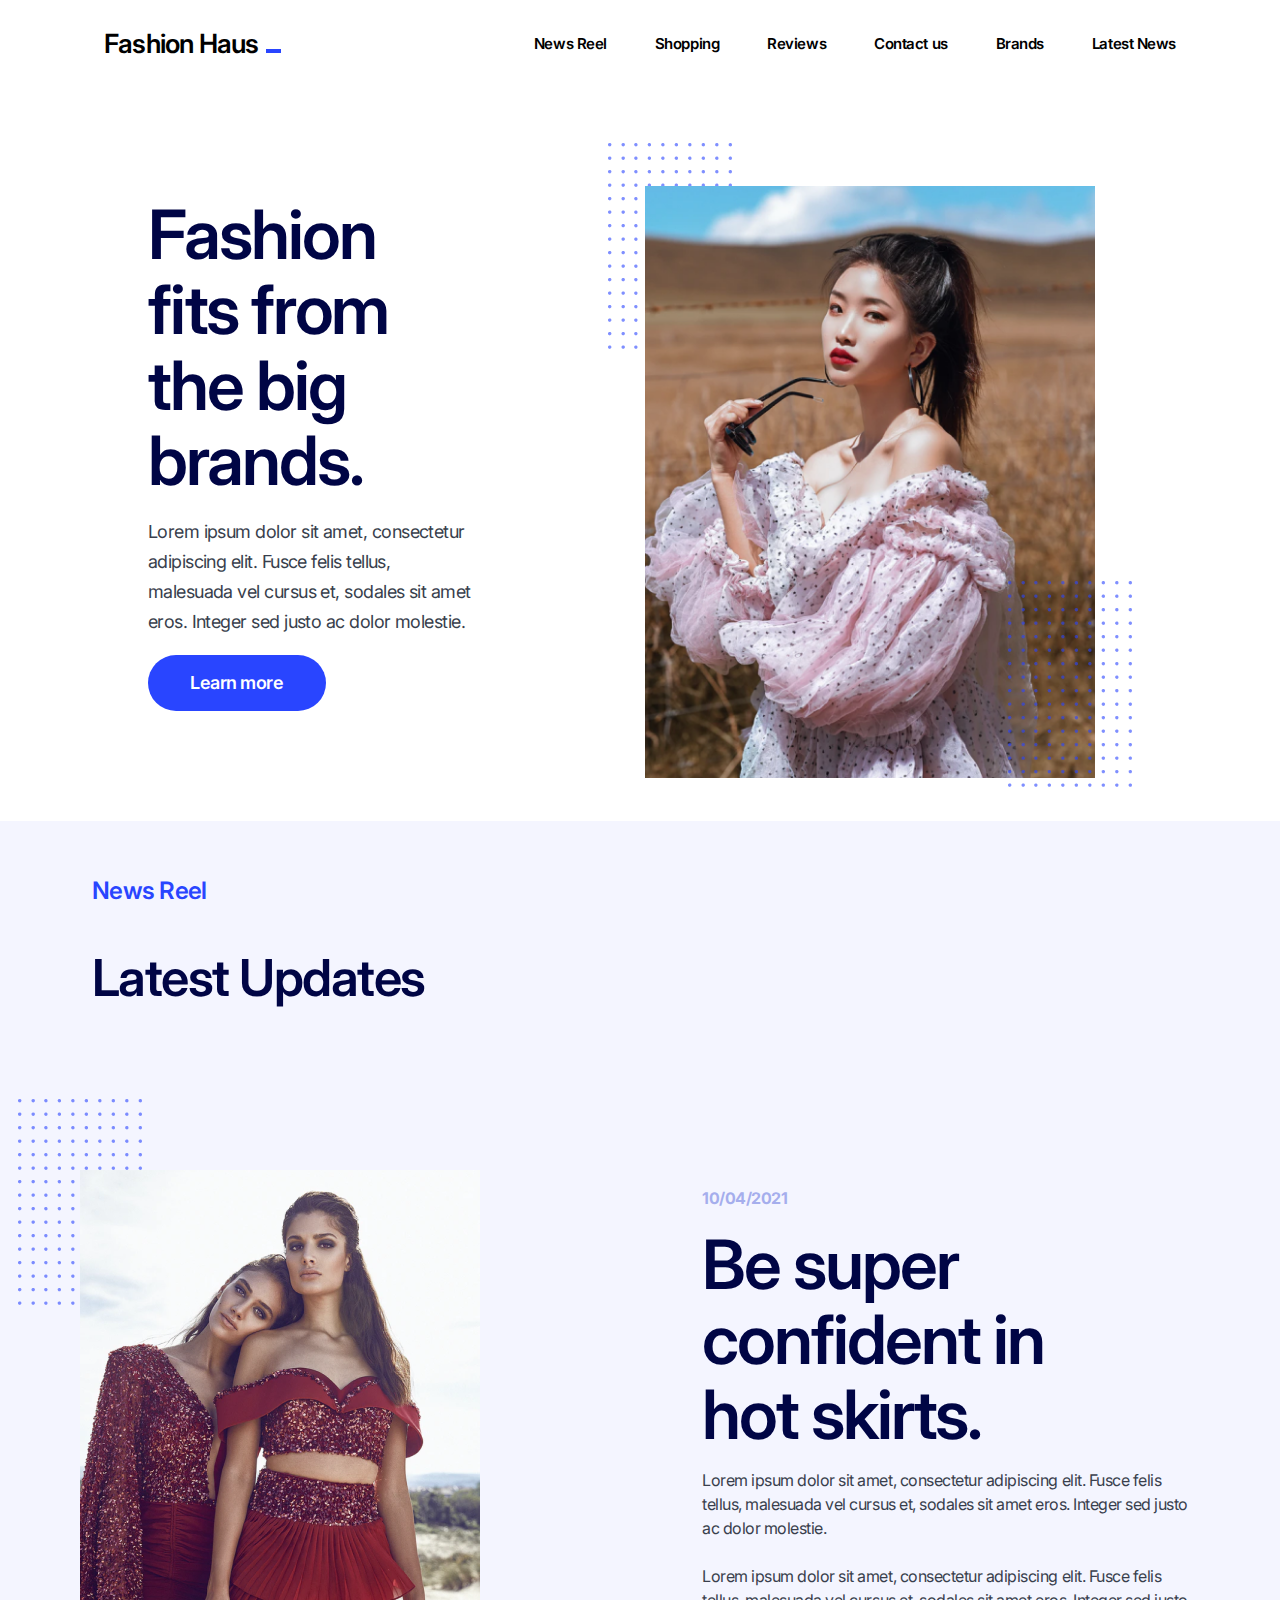
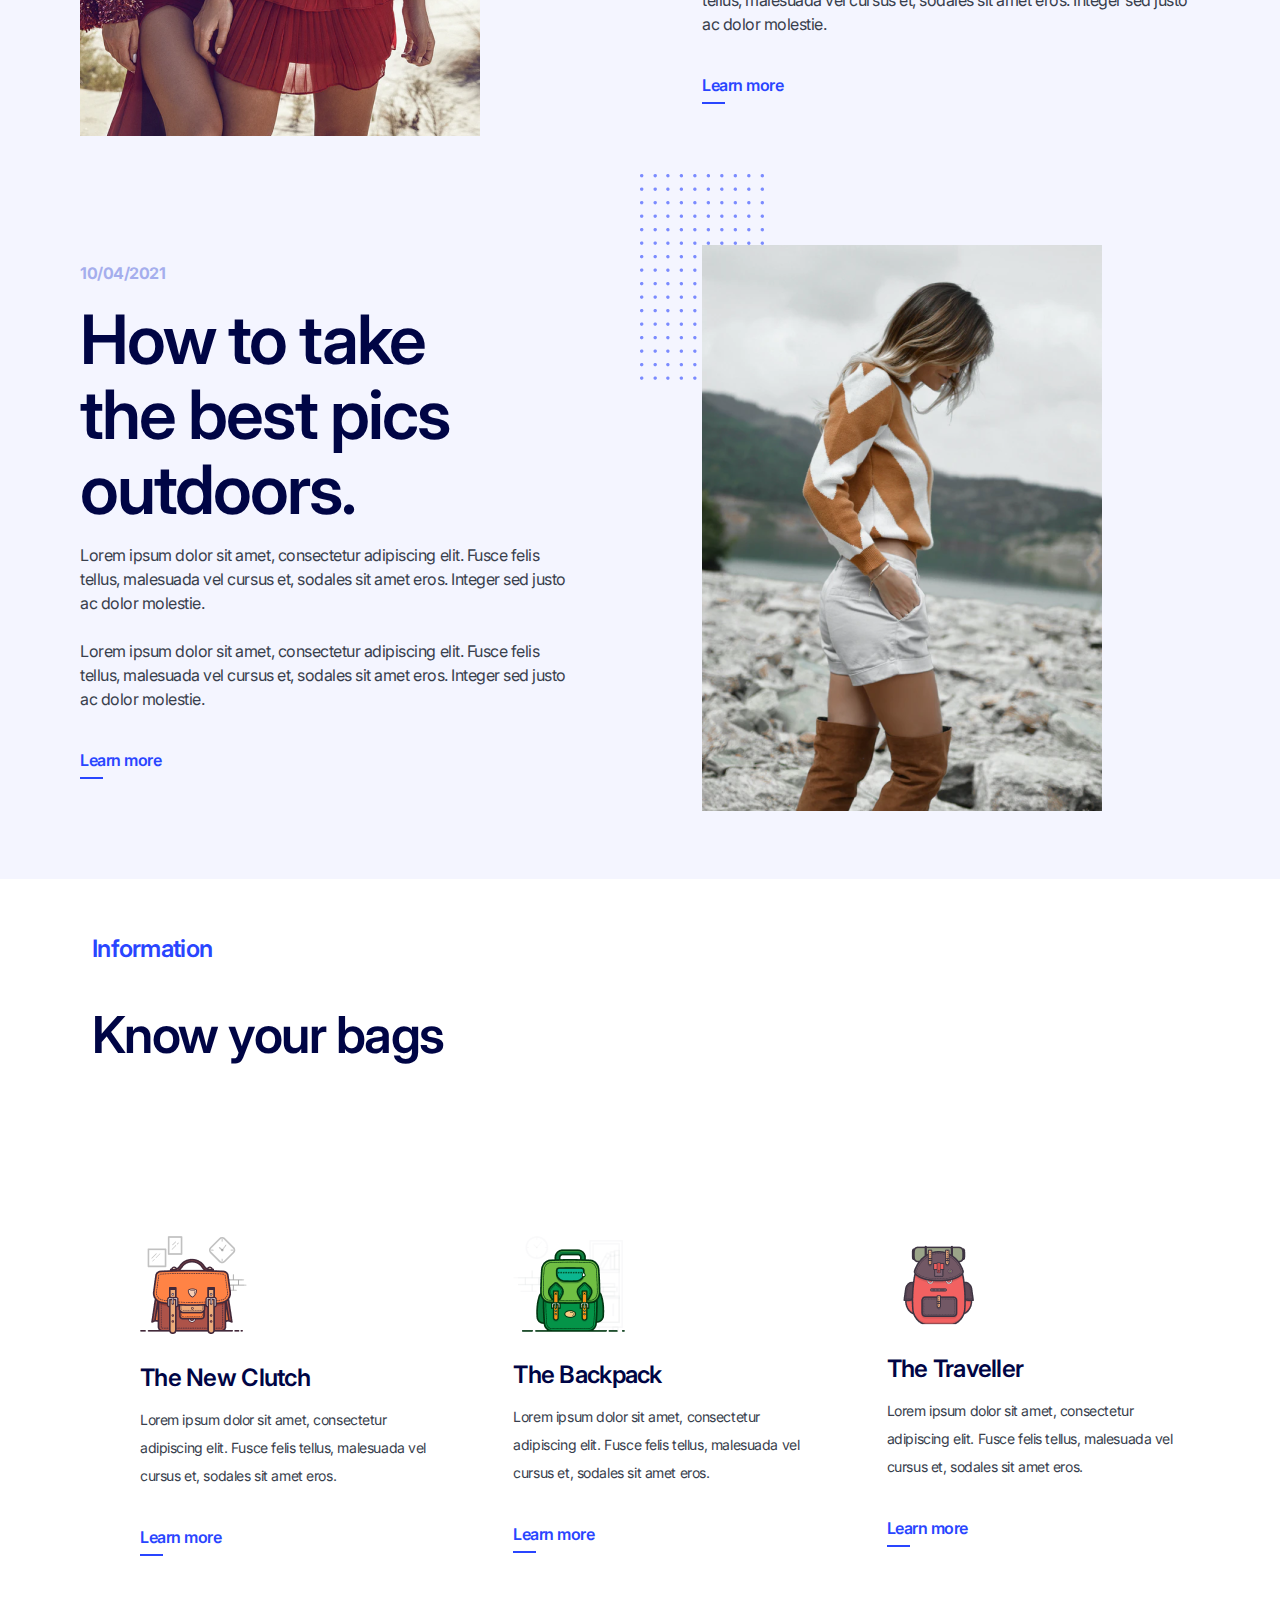
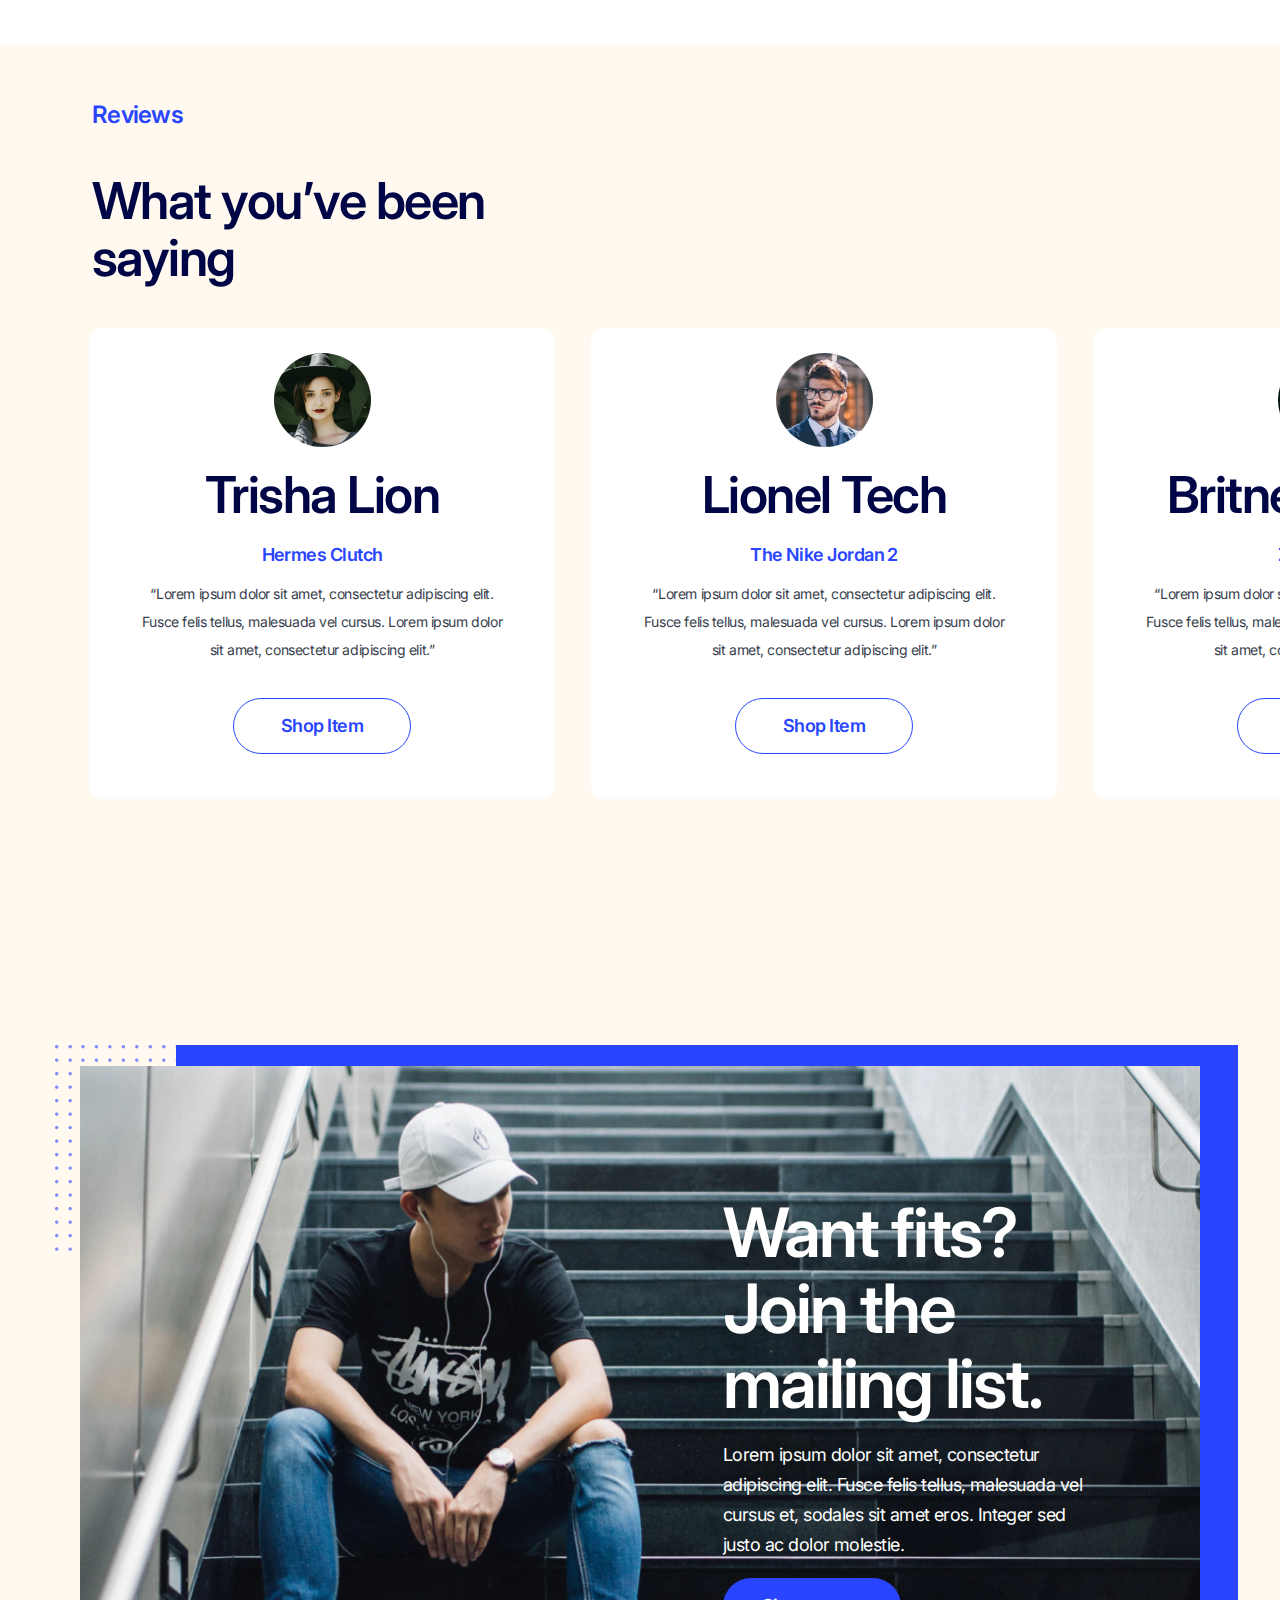
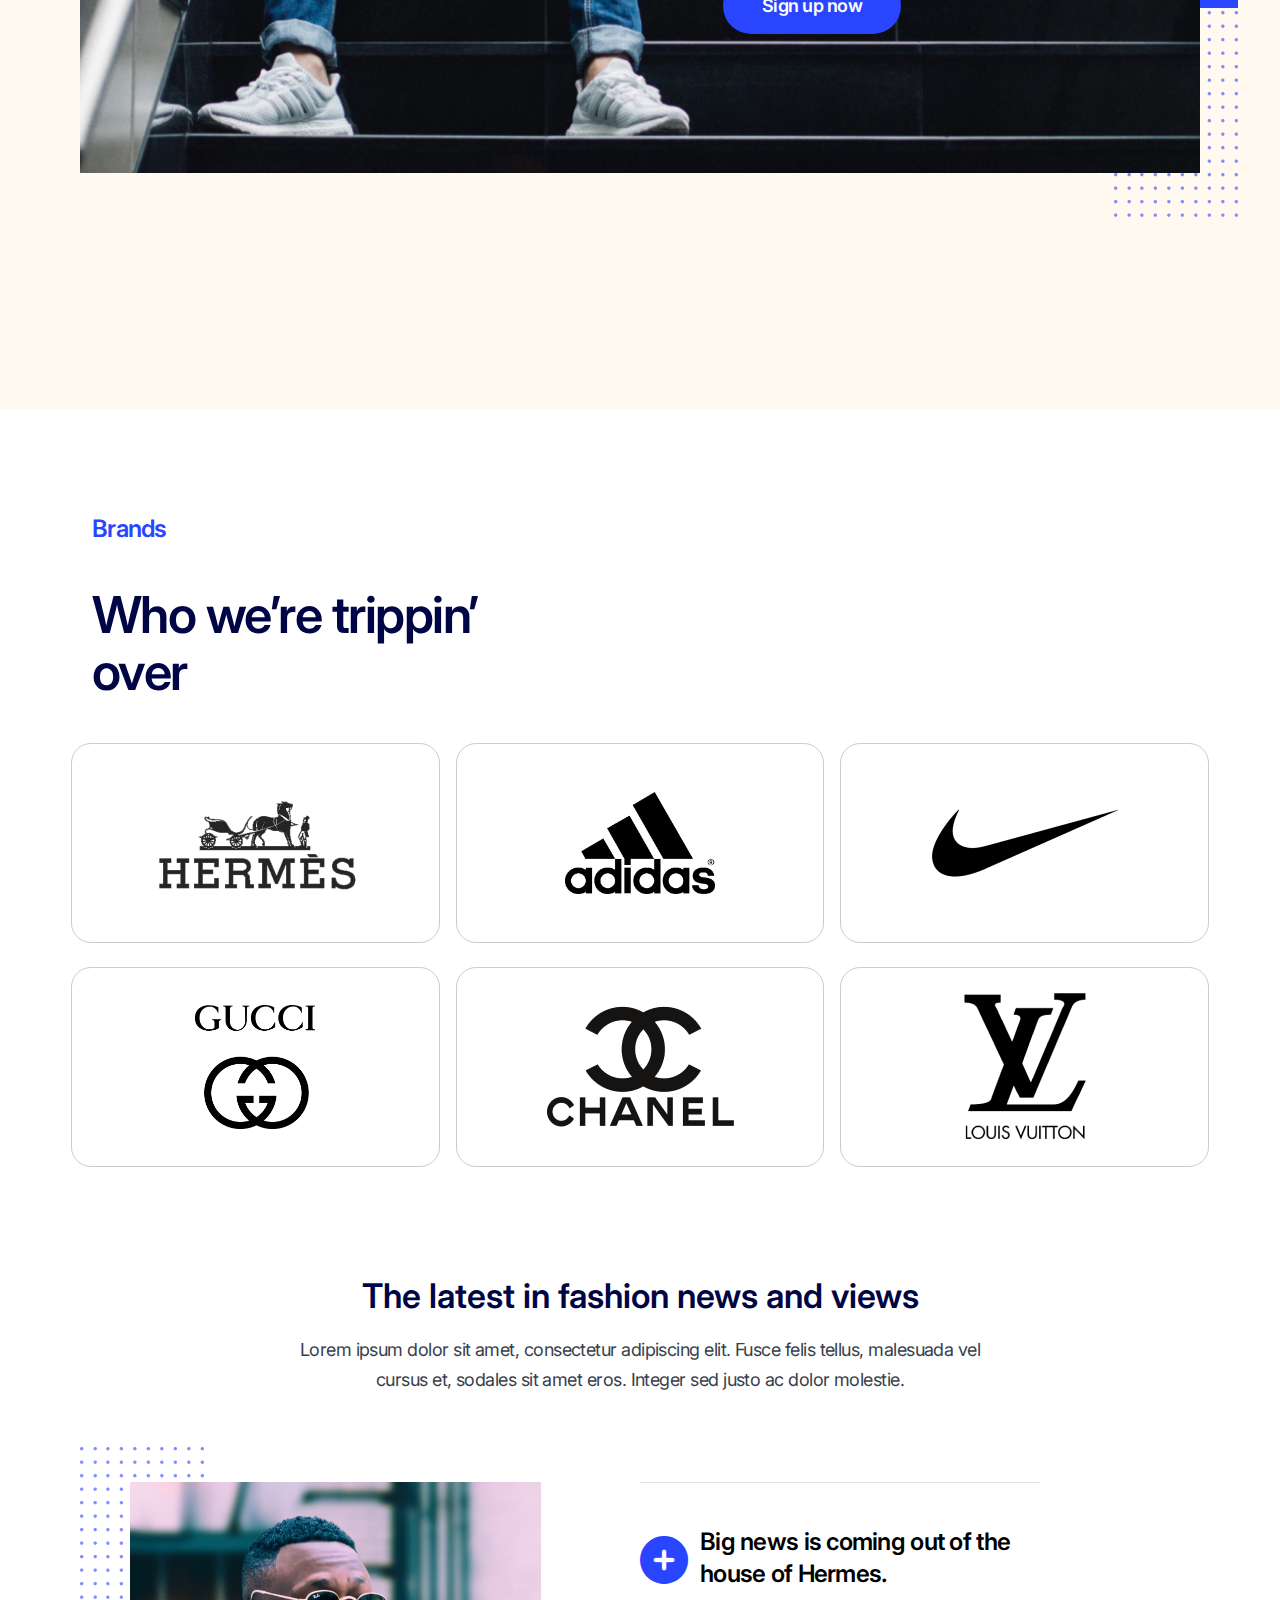
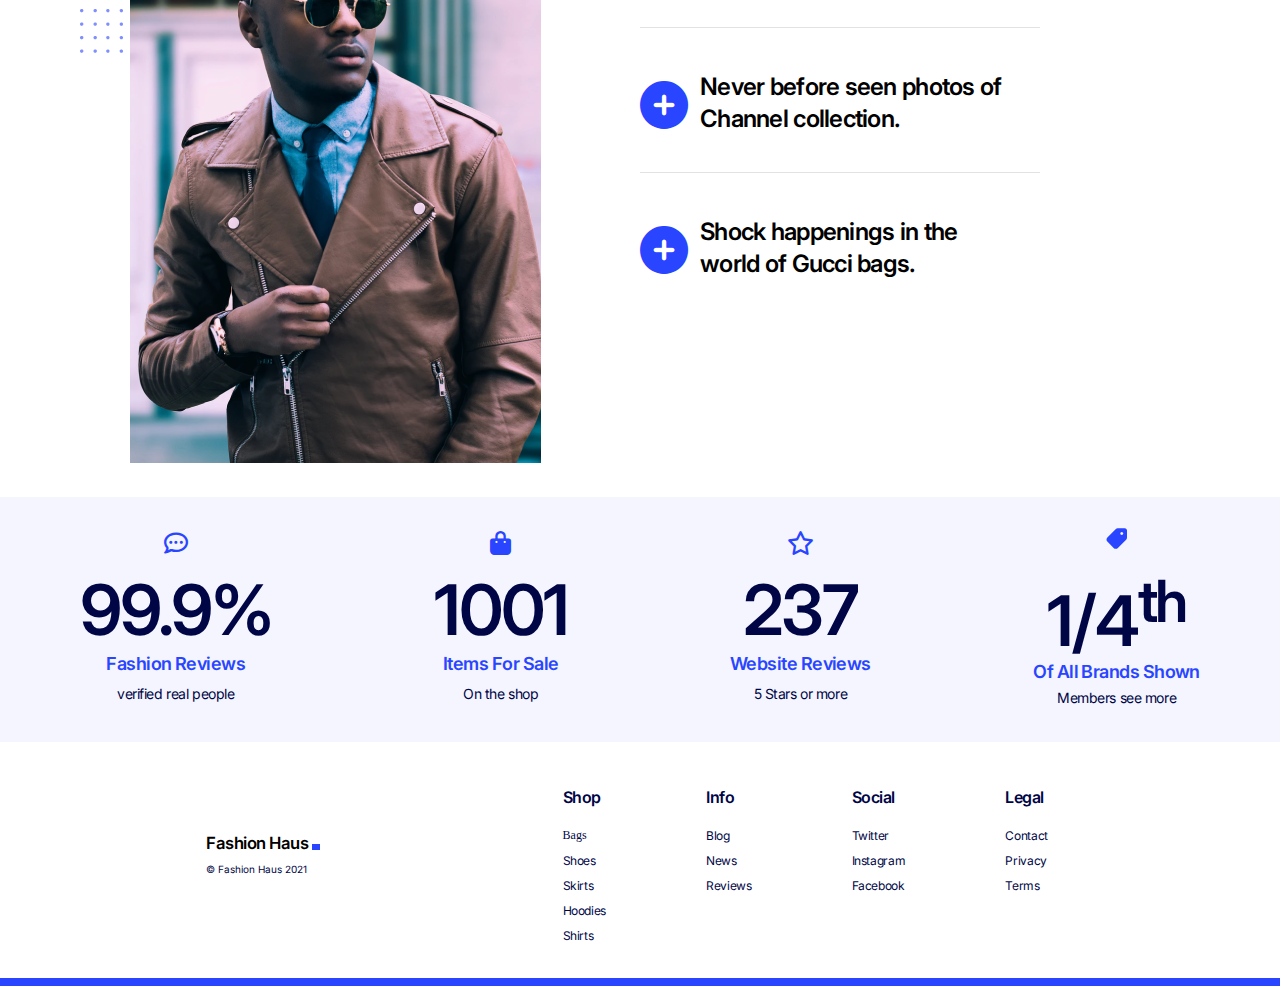
<file: index.html>
<!DOCTYPE html>
<html lang="en"></html>
<html>
<head>
	<meta charset="utf-8">
	<meta name="viewport" content="width=device-width, initial-scale=1">
	<title>Fashion-haus</title>
	<link href="https://fonts.googleapis.com/css2?family=Inter&display=swap" rel="stylesheet">
	<link rel="stylesheet" type="text/css" href="https://cdnjs.cloudflare.com/ajax/libs/font-awesome/6.2.0/css/all.min.css">
	<link rel="stylesheet" href="style.css">
</head>
<body>
<div class="main">
	<header class="header section">
       <nav class="navbar" id="navBar">
           <a class="logo" href="#" id="logo">Fashion Haus</a>
            <ul class="menu" id="menu">
                <li class="menu-item" id="menuItem1"><a class="menu-link" href="#news">News Reel</a></li>
                <li class="menu-item" id="menuItem2"><a class="menu-link" href="#bags">Shopping</a></li>
                <li class="menu-item" id="menuItem3"><a class="menu-link" href="#reviews">Reviews</a></li>
                <li class="menu-item" id="menuItem4"><a class="menu-link" href="pages/contact-us.html">Contact us</a></li>
                <li class="menu-item" id="menuItem5"><a class="menu-link" href="#brands">Brands</a></li>
                <li class="menu-item" id="menuItem6"><a class="menu-link" href="#latest-news">Latest News</a></li>
            </ul>
            <button class="open-menu" id="openMenu" onclick="openMenu()"></button>
            <button class="close-menu" id="closeMenu" onclick="closeMenu()"></button>
        </nav>	
    </header>
	<main>
	<!-- Fashion section -->
	<section class="fashion-section section">
		<div class="fashion-section-text-container">
			<h2 class="section-title fashion-section-title">Fashion fits from the big brands.</h2>
			<p class="text fashion-section-text">Lorem ipsum dolor sit amet, consectetur adipiscing elit. Fusce felis tellus, malesuada vel cursus et, sodales sit amet eros. Integer sed justo ac dolor molestie.</p>
			<button type="button" class="click-button">Learn more</button>
		</div>
		<div class="fashion-image-container">
           <img class="fashion-image" src="img/fashion/fashion-girl.png" alt="fashion-image">
        </div>
	</section>
	<!-- ./ Fashion section -->
	<!-- News Reel -->
	<section class="news-section section" id="news">
		<div class="section-title-container">
			<p class="section-label">News Reel</p>
			<h2 class="section-title">Latest Updates</h2>
		</div>
		<div class="news-row">
			<div class="news-col-1-2">
				<div class="news-col col-1">
					<img src="img/news/news-img-1.png" alt="news-image" class="news-img-1">
				</div>
				<div class="news-col col-2">
					<p class="date">10/04/2021</p>
					<h3 class="section-title news-title">Be super confident in hot skirts.</h3>
					<p class="text news-text">Lorem ipsum dolor sit amet, consectetur adipiscing elit. Fusce felis tellus, malesuada vel cursus et, sodales sit amet eros. Integer sed justo ac dolor molestie.<br><br> Lorem ipsum dolor sit amet, consectetur adipiscing elit. Fusce felis tellus, malesuada vel cursus et, sodales sit amet eros. Integer sed justo ac dolor molestie.</p>
					<a class="learn-more" href="">Learn more</a>
				</div>
			</div>
			<div class="news-col-3-4">
				<div class="news-col col-3">
					<p class="date">10/04/2021</p>
					<h3 class="section-title news-title">How to take the best pics outdoors.</h3>
					<p class="text news-text">Lorem ipsum dolor sit amet, consectetur adipiscing elit. Fusce felis tellus, malesuada vel cursus et, sodales sit amet eros. Integer sed justo ac dolor molestie.<br><br> Lorem ipsum dolor sit amet, consectetur adipiscing elit. Fusce felis tellus, malesuada vel cursus et, sodales sit amet eros. Integer sed justo ac dolor molestie.</p>
					<a class="learn-more" href="">Learn more</a>
				</div>
				<div class="news-col col-4">
					<img src="img/news/news-img-2.png" alt="news-image" class="news-img-2">
				</div>
			</div>
		</div>
	</section>
	<!-- ./ News Reel -->
	<!-- Bags section -->
	<section class="bags-section section" id="bags">
		<div class="section-title-container">
			<p class="section-label">Information</p>
			<h2 class="section-title">Know your bags</h2>
		</div>
		<div class="bag-wrapper">
			<a class="bag" href="">
				<img src="img/bags/bag-1.png" alt="bag-image">
				<h3 class="section-title bag-title">The New Clutch</h3>
				<p class="text bag-text">Lorem ipsum dolor sit amet, consectetur adipiscing elit. Fusce felis tellus, malesuada vel cursus et, sodales sit amet eros.</p>
				<p class="learn-more">Learn more</p>
			</a>
			<a class="bag" href="">
				<img src="img/bags/bag-2.png" alt="bag-image">
				<h3 class="section-title bag-title">The Backpack</h3>
				<p class="text bag-text">Lorem ipsum dolor sit amet, consectetur adipiscing elit. Fusce felis tellus, malesuada vel cursus et, sodales sit amet eros.</p>
				<p class="learn-more">Learn more</p>
			</a>
			<a class="bag" href="">
				<img src="img/bags/bag-3.png" alt="bag-image">
				<h3 class="section-title bag-title">The Traveller</h3>
				<p class="text bag-text">Lorem ipsum dolor sit amet, consectetur adipiscing elit. Fusce felis tellus, malesuada vel cursus et, sodales sit amet eros.</p>
				<p class="learn-more">Learn more</p>
			</a>
		</div>
	</section>
	<!-- ./ Bags section -->
	<!-- Reviews -->
	<section class="reviews-section section" id="reviews">
		<div class="section-title-container">
			<p class="section-label">Reviews</p>
			<h2 class="section-title">What you’ve been saying</h2>
		</div>
		<div class="reviews-wrapper">
			<div class="rev">
				<article class="review">
					<img class="review-image" src="img/reviews/trisha-lion.png" alt="man">
					<h3 class="section-title review-title">Trisha Lion</h3>
					<p class="review-info">Hermes Clutch</p>
					<p class="text review-text">“Lorem ipsum dolor sit amet, consectetur adipiscing elit. Fusce felis tellus, malesuada vel cursus. Lorem ipsum dolor sit amet, consectetur adipiscing elit.”</p>
					<button type="button" class="click-button review-click-button">Shop Item</button>
				</article>
				<article class="review">
					<img class="review-image" src="img/reviews/lionel-tech.png" alt="man">
					<h3 class="section-title review-title">Lionel Tech</h3>
					<p class="review-info">The Nike Jordan 2</p>
					<p class="text review-text">“Lorem ipsum dolor sit amet, consectetur adipiscing elit. Fusce felis tellus, malesuada vel cursus. Lorem ipsum dolor sit amet, consectetur adipiscing elit.”</p>
					<button type="button" class="click-button review-click-button">Shop Item</button>
				</article>
				<article class="review">
					<img class="review-image" src="img/reviews/britney.png" alt="man">
					<h3 class="section-title review-title">Britney Spears</h3>
					<p class="review-info">Zara T-Shirt</p>
					<p class="text review-text">“Lorem ipsum dolor sit amet, consectetur adipiscing elit. Fusce felis tellus, malesuada vel cursus. Lorem ipsum dolor sit amet, consectetur adipiscing elit.”</p>
					<button type="button" class="click-button review-click-button">Shop Item</button>
				</article>				
			</div>
		</div>
	</section>
	<!-- ./Reviews -->
	<!-- Want fits -->
	<section class="fits-section section" id="fits">
		<div class="fits-container">
			<div class="fits-image"></div>
			<div class="fits-bg"></div>
			<div class="fits-image-text">
				<h2 class="section-title image-section-title">Want fits? Join the mailing list.</h2>
				<p class="text image-main-text">Lorem ipsum dolor sit amet, consectetur adipiscing elit. Fusce felis tellus, malesuada vel cursus et, sodales sit amet eros. Integer sed justo ac dolor molestie.</p>
				<button type="button" class="click-button fits-click-botton">Sign up now</button>
			</div>
		</div>
	</section>
	<!-- ./ Want fits -->
	<!-- Brands -->
    <section class="brands-section section" id="brands">
		<div class="section-title-container">
			<p class="section-label">Brands</p>
			<h2 class="section-title">Who we’re trippin’ over</h2>
		</div>
        <div class="brands-container">
            <div class="row">
                <div class="col col-1">                
                    <a class="brand-logo hermes" href=""><img src="img/brands/hermes.png" alt="hermes-logo" class="brand-logo-image hermes-logo"></a>
                </div>
                <div class="col col-2">
                    <a class="brand-logo adidas" href=""><img src="img/brands/adidas.png" alt="adidas-logo" class="brand-logo-image adidas-logo"></a>
                </div>
                <div class="col col-3">
                    <a class="brand-logo nike" href=""><img src="img/brands/nike.png" alt="nike-logo" class="brand-logo-image nike-logo"></a>
                </div>
                <div class="col col-4">
                    <a class="brand-logo gucci" href=""><img src="img/brands/gucci.png" alt="gucci-logo" class="brand-logo-image gucci-logo"></a>
                </div>
                <div class="col col-5">
                    <a class="brand-logo chanel" href=""><img src="img/brands/chanel.png" alt="chanel-logo" class="brand-logo-image chanel-logo"></a>
                </div>
                <div class="col col-6">
                    <a class="brand-logo lv" href=""><img src="img/brands/lv.png" alt="lv-logo" class="brand-logo-image lv-logo"></a>
                </div>
            </div>
		</div>
	</section>
	<!-- ./Brands -->
	<!-- The latest news -->
	<section class="latest-news-section section" id="latest-news">
		<div class="latest-news-section-title-container">
			<h4 class="latest-news-title">The latest in fashion news and views</h4>
			<p class="text latest-news-text">Lorem ipsum dolor sit amet, consectetur adipiscing elit. Fusce felis tellus, malesuada vel cursus et, sodales sit amet eros. Integer sed justo ac dolor molestie.</p>
		</div>
		<div class="latest-news-container">	
			<div class="latest-news-image-container"><img src="img/latest-news/latest-news.png" alt="image" class="latest-news-image"></div>
			<div class="accordion-container">
				<div class="accordion">
					<div class="accordion__item">
						<div class="accordion__item__title">
							<button class="open-accordion" onclick="openAccordion1()">
								<i class="fa-sharp fa-solid fa-circle-plus"></i>
							</button>
							<button class="close-accordion" id="closeAccordion1" onclick="closeAccordion1()">
								<i class="fa-solid fa-circle-minus"></i>
							</button> 
						</div>
						<div class="section-label accordion__title"> Big news is coming out of the house of Hermes.</div>
						<div class="text accordion__item__content" id="accordion-text-1">
							Lorem ipsum dolor sit amet, consectetur adipiscing elit. Fusce felis tellus, malesuada vel cursus
							et, sodales sit amet eros.
							<p><a class="learn-more" href="">Learn more</a></p>
						</div>
					</div>
					<div class="accordion__item">
						<div class="accordion__item__title">
							<button class="open-accordion" onclick="openAccordion2()">
								<i class="fa-sharp fa-solid fa-circle-plus"></i>
							</button>
							<button class="close-accordion" id="closeAccordion2" onclick="closeAccordion2()">
								<i class="fa-solid fa-circle-minus"></i>
							</button>   
						</div>
						<div class="section-label accordion__title">Never before seen photos of Channel collection.</div>
						<div class="text accordion__item__content" id="accordion-text-2">
							Lorem ipsum dolor sit amet, consectetur adipiscing elit. Fusce felis tellus, malesuada vel cursus
							et, sodales sit amet eros.
							<p><a class="learn-more" href="">Learn more</a></p>
						</div>
					</div>
					<div class="accordion__item">
						<div class="accordion__item__title">
							<button class="open-accordion" onclick="openAccordion3()">
								<i class="fa-sharp fa-solid fa-circle-plus"></i>
							</button>
							<button class="close-accordion" id="closeAccordion3" onclick="closeAccordion3()">
								<i class="fa-solid fa-circle-minus"></i>
							</button>
						</div>
						<div class="section-label accordion__title">Shock happenings in the world of Gucci bags.</div>
						<div class="text accordion__item__content" id="accordion-text-3">
							Lorem ipsum dolor sit amet, consectetur adipiscing elit. Fusce felis tellus, malesuada vel cursus
							et, sodales sit amet eros.
							<p><a class="learn-more" href="">Learn more</a></p>
						</div>
					</div>
				</div>
			</div>
		</div>
	</section>
	<!-- ./ The latest news -->
	<!-- Statistics -->
	<section class="statistics-section section">
		<div class="statistics-container">
			<div class="statistics">
				<i class="fa-regular fa-comment-dots icon"></i>
				<p class="section-title number">99.9%</p>
				<p class="section-label statistics-label">Fashion Reviews</p>
				<p class="text statistics-text">verified real people</p>
			</div>
			<div class="statistics">
				<i class="fa-solid fa-bag-shopping icon"></i>
				<p class="section-title number">1001</p>
				<p class="section-label statistics-label">Items For Sale</p>
				<p class="text statistics-text">On the shop</p>
			</div>
			<div class="statistics">
				<i class="fa-regular fa-star icon"></i>
				<p class="section-title number">237</p>
				<p class="section-label statistics-label">Website Reviews</p>
				<p class="text statistics-text">5 Stars or more</p>
			</div>
			<div class="statistics">
				<i class="fa-solid fa-tag icon label-icon"></i>
				<p class="section-title number">1/4<sup>th</sup></p>
				<p class="section-label statistics-label">Of All Brands Shown</p>
				<p class="text statistics-text">Members see more</p>
			</div>
		</div>
	</section>
	</main>
	<!-- ./ Statistics -->
	<footer class="footer section">
		<div class="footer-logo-container">
			<a href="#" class="footer-logo logo">Fashion Haus</a>
			<p class="footer-logo-after">© Fashion Haus 2021</p>
		</div>
		<div class="footer-row">
			<div class="footer-col">
				<p class="section-title footer-links-category">Shop</p>
				<a href="#bags" class="footer-link">Bags</a>
				<a href="" class="text footer-link">Shoes</a>
				<a href="" class="text footer-link">Skirts</a>
				<a href="" class="text footer-link">Hoodies</a>
				<a href="" class="text footer-link">Shirts</a>
			</div>
			<div class="footer-col">
				<p class="section-title footer-links-category">Info</p>
				<a href="#news" class="text footer-link">Blog</a>
				<a href="#latest-news" class="text footer-link">News</a>
				<a href="#reviews" class="text footer-link">Reviews</a>
			</div>
			<div class="footer-col">
				<p class="section-title footer-links-category">Social</p>
				<a href="" class="text footer-link">Twitter</a>
				<a href="" class="text footer-link">Instagram</a>
				<a href="" class="text footer-link">Facebook</a>
			</div>
			<div class="footer-col">
				<p class="section-title footer-links-category">Legal</p>
				<a href="" class="text footer-link">Contact</a>
				<a href="" class="text footer-link">Privacy</a>
				<a href="" class="text footer-link">Terms</a>
			</div>
		</div>
	</footer>
</div>	
</body>
<script>
	function openMenu() {
		document.getElementById("menu").style.display = "flex";
		document.getElementById("navBar").style.backgroundColor = "var(--accent)";
		document.getElementById("logo").style.color = "#fff";
		document.getElementById("closeMenu").style.display = "initial";
		document.getElementById("menuItem1").style.boxShadow = "0px 10px 20px -20px";
		document.getElementById("menuItem3").style.boxShadow = "0px 10px 20px -20px";
		document.getElementById("menuItem4").style.boxShadow = "0px 10px 20px -20px";
		document.getElementById("menuItem5").style.boxShadow = "0px 10px 20px -20px";
		document.getElementById("menuItem6").style.boxShadow = "0px 10px 20px -20px";
		document.getElementById("menuItem2").style.boxShadow = "0px 10px 20px -20px";
		document.getElementById("openMenu").style.display = "none";
		var styleElem = document.head.appendChild(document.createElement("style"));
			styleElem.innerHTML = "#logo::after {background: white;}";
	}
	function closeMenu() {
		document.getElementById("menu").style.display = "none";
		document.getElementById("navBar").style.backgroundColor = "transparent";
		document.getElementById("logo").style.color = "#000";
		document.getElementById("closeMenu").style.display = "none";
		document.getElementById("openMenu").style.display = "initial";
		var styleElem = document.head.appendChild(document.createElement("style"));
			styleElem.innerHTML = "#logo::after {background:  var(--accent);}";
	}
	const mediaQueryCondition = window.matchMedia( "(max-width: 1044px)")
	if ( mediaQueryCondition.matches ){
		document.querySelectorAll(".menu-item").forEach(n => n.addEventListener("click", () => {
			document.getElementById("menu").style.display = "none";
			document.getElementById("navBar").style.backgroundColor = "transparent";
			document.getElementById("logo").style.color = "#000";
			document.getElementById("closeMenu").style.display = "none";
			document.getElementById("openMenu").style.display = "initial";
			var styleElem = document.head.appendChild(document.createElement("style"));
				styleElem.innerHTML = "#logo::after {background:  var(--accent);}";
		}))
	}
</script>
<script>
    function openAccordion1() {
        document.getElementById("accordion-text-1").style.display = "block";
        document.getElementById("accordion-text-2").style.display = "none";
        document.getElementById("accordion-text-3").style.display = "none";
        document.getElementById("closeAccordion1").style.display = "inline-block";
        document.getElementById("closeAccordion2").style.display = "none";
        document.getElementById("closeAccordion3").style.display = "none";
    }
    function closeAccordion1() {
        document.getElementById("accordion-text-1").style.display = "none";
        document.getElementById("closeAccordion1").style.display = "none";
    }
    function openAccordion2() {
        document.getElementById("accordion-text-1").style.display = "none";
        document.getElementById("accordion-text-2").style.display = "block";
        document.getElementById("accordion-text-3").style.display = "none";
        document.getElementById("closeAccordion2").style.display = "inline-block";
        document.getElementById("closeAccordion1").style.display = "none";
        document.getElementById("closeAccordion3").style.display = "none";
    }
    function closeAccordion2() {
        document.getElementById("accordion-text-2").style.display = "none";
        document.getElementById("closeAccordion2").style.display = "none";
    }
    function openAccordion3() {
        document.getElementById("accordion-text-1").style.display = "none";
        document.getElementById("accordion-text-2").style.display = "none";
        document.getElementById("accordion-text-3").style.display = "block";
        document.getElementById("closeAccordion3").style.display = "inline-block";
        document.getElementById("closeAccordion1").style.display = "none";
        document.getElementById("closeAccordion2").style.display = "none";
    }
    function closeAccordion3() {
        document.getElementById("accordion-text-3").style.display = "none";
        document.getElementById("closeAccordion3").style.display = "none";
    }
</script>
</html>
</file>
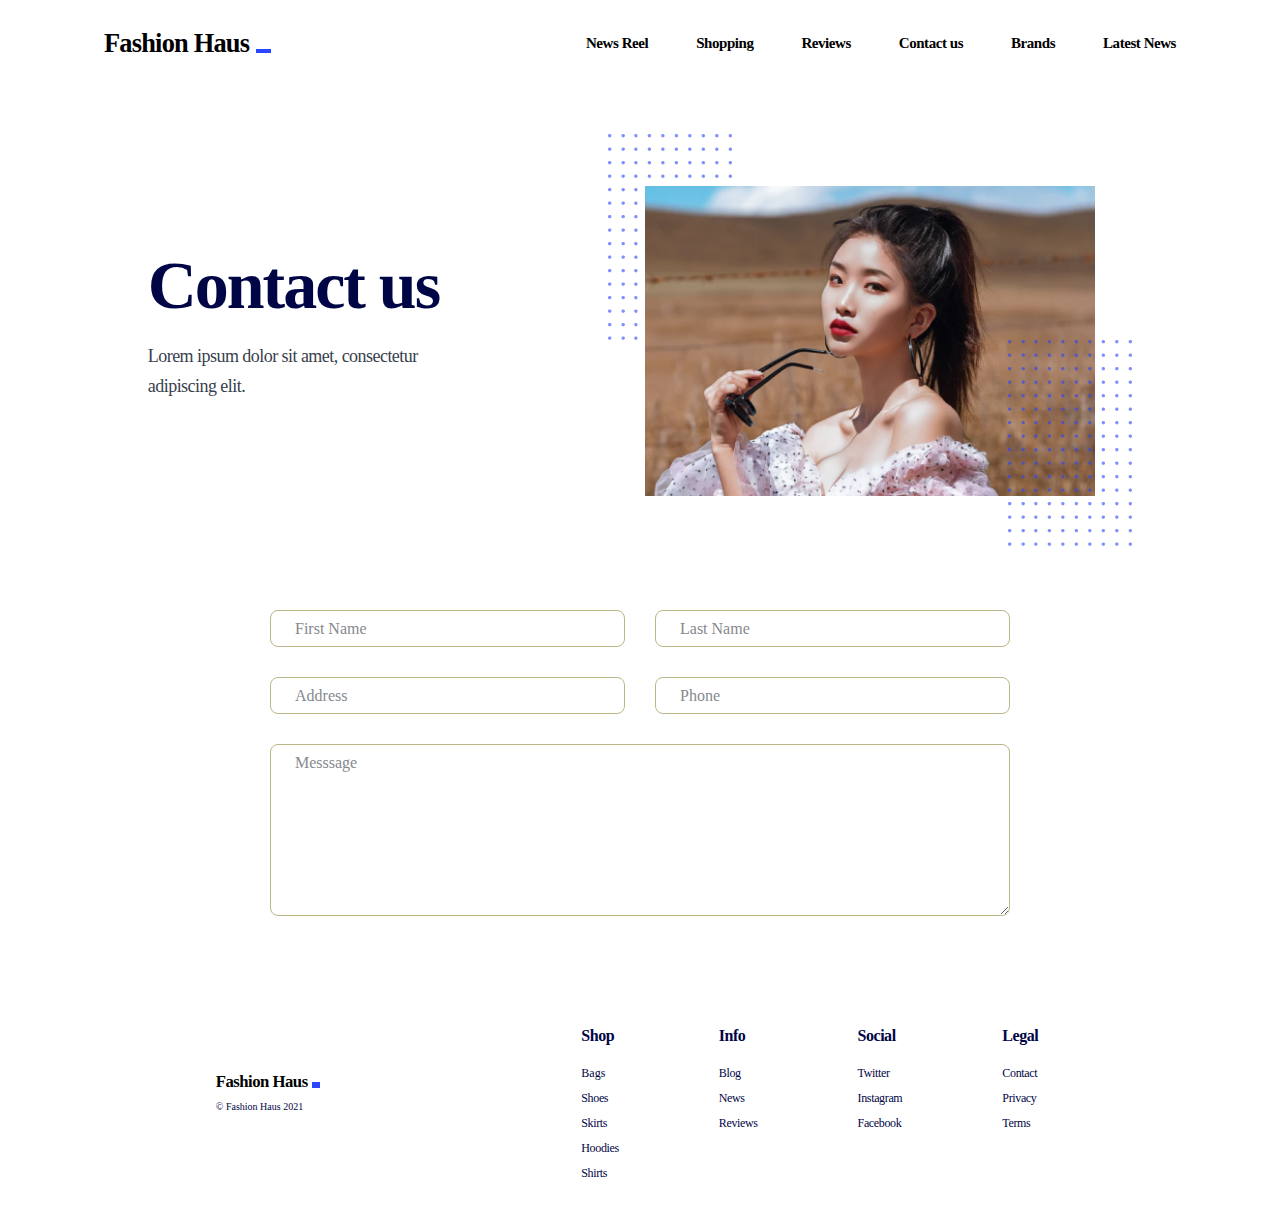
<file: pages/contact-us.html>
<!DOCTYPE html>
<html lang="en">
<head>
    <meta charset="UTF-8">
    <meta http-equiv="X-UA-Compatible" content="IE=edge">
    <meta name="viewport" content="width=device-width, initial-scale=1.0">
    <title>Contact us</title>
    <link rel="stylesheet" type="text/css" href="https://cdnjs.cloudflare.com/ajax/libs/font-awesome/6.2.0/css/all.min.css">
    <link rel="stylesheet" href="../style.css">
</head>
<body>
<header class="header section">
        <nav class="navbar" id="navBar">
            <a class="logo" href="../index.html" id="logo">Fashion Haus</a>
             <ul class="menu" id="menu">
                 <li class="menu-item" id="menuItem1"><a class="menu-link" href="#news">News Reel</a></li>
                 <li class="menu-item" id="menuItem2"><a class="menu-link" href="#bags">Shopping</a></li>
                 <li class="menu-item" id="menuItem3"><a class="menu-link" href="#reviews">Reviews</a></li>
                 <li class="menu-item" id="menuItem4"><a class="menu-link" href="#">Contact us</a></li>
                 <li class="menu-item" id="menuItem5"><a class="menu-link" href="#brands">Brands</a></li>
                 <li class="menu-item" id="menuItem6"><a class="menu-link" href="#latest-news">Latest News</a></li>
             </ul>
             <button class="open-menu" id="openMenu" onclick="openMenu()"></button>
             <button class="close-menu" id="closeMenu" onclick="closeMenu()"></button>
         </nav>	
</header>
<main>
    <section class="fashion-section section">
        <div class="fashion-section-text-container">
        <h2 class="section-title fashion-section-title">Contact us</h2>
            <p class="text fashion-section-text">Lorem ipsum dolor sit amet, consectetur adipiscing elit.</p>
        </div>
        <div class="fashion-image-container">
           <img class="fashion-image contact-us-image" src="../img/fashion/fashion-girl.png" alt="fashion-image">
        </div>
    </section>
    <section>
        <form class="contact-form" action="">
            <div class="form-row">
                <div class="input-control">
                    <input class="input" type="text" id="name">
                    <label class="label" for="name">First Name</label>
                </div>
                <div class="input-control">
                    <input class="input" type="text" id="lastName">
                    <label class="label" for="lastName">Last Name</label>
                </div>
            </div>
            <div class="form-row">
                <div class="input-control">
                    <input class="input" type="text" id="address">
                    <label class="label" for="address">Address</label>
                </div>
                <div class="input-control">
                    <input class="input" type="text" id="phone">
                    <label class="label" for="phone">Phone</label>
                </div>
            </div>    
            <div class="input-control">
                <textarea cols="10" rows="10" class="input" type="text" id="message"></textarea>
                <label class="label" for="message">Messsage</label>
            </div>
        </form>
    </section>
</main>
<footer class="footer section">
		<div class="footer-logo-container">
			<a href="../index.html" class="footer-logo logo">Fashion Haus</a>
			<p class="footer-logo-after">© Fashion Haus 2021</p>
		</div>
		<div class="footer-row">
			<div class="footer-col">
				<p class="section-title footer-links-category">Shop</p>
				<a href="#bags" class="footer-link">Bags</a>
				<a href="" class="text footer-link">Shoes</a>
				<a href="" class="text footer-link">Skirts</a>
				<a href="" class="text footer-link">Hoodies</a>
				<a href="" class="text footer-link">Shirts</a>
			</div>
			<div class="footer-col">
				<p class="section-title footer-links-category">Info</p>
				<a href="#news" class="text footer-link">Blog</a>
				<a href="#latest-news" class="text footer-link">News</a>
				<a href="#reviews" class="text footer-link">Reviews</a>
			</div>
			<div class="footer-col">
				<p class="section-title footer-links-category">Social</p>
				<a href="" class="text footer-link">Twitter</a>
				<a href="" class="text footer-link">Instagram</a>
				<a href="" class="text footer-link">Facebook</a>
			</div>
			<div class="footer-col">
				<p class="section-title footer-links-category">Legal</p>
				<a href="" class="text footer-link">Contact</a>
				<a href="" class="text footer-link">Privacy</a>
				<a href="" class="text footer-link">Terms</a>
			</div>
		</div>
</footer>
</body>
</html>
</file>
<file: style.css>
/* 
1. General
2. Layout
3. Section
4. Contact us page
*/

/* 1. General */

body {
	margin: 0;
	padding: 0;
}

* {
	box-sizing: border-box;
}

a {
	text-decoration: none;
}

button {
	cursor: pointer;
}

:root {
	--accent: #2945FF;
	--container-padding: 30px 150px;
	--container-padding-mobile: 20px 60px;
	--title-color: #000545; 
	--text-color: #393F4D;
	--hover-color: #fff;
}

.section-title-container {
	width: 100%;
	padding: 0 12px;
}

.section-label {
	font-family: 'Inter';
	font-style: normal;
	font-weight: 600;
	font-size: 24px;
	line-height: 32px;
	letter-spacing: -0.03em;
	color: var(--accent);
}

.section-title {
	max-width: 408px;
	font-family: 'Inter';
	font-style: normal;
	font-weight: 600;
	font-size: 51px;
	line-height: 111%;
	letter-spacing: -0.03em;
	color: var(--title-color);
}

.learn-more {
	font-family: 'Inter';
	font-style: normal;
	font-weight: 600;
	font-size: 16px;
	line-height: 100%;
	text-align: center;
	letter-spacing: -0.03em;
	color: var(--accent);
	position: relative;
	margin: 10px 0;
	cursor: pointer;
}

.learn-more::after {
	content: "";
	width: 21px;
	border: 1px solid;
	position: absolute;
	text-align: left;
	top: 25px;
	left: 0;
	background-color: var(--accent);
}

.click-button {
	width: 178px;
	height: 56px;
	background: var(--accent);
	border: none;
	border-radius: 100px;
	font-family: 'Inter';
	font-style: normal;
	font-weight: 600;
	font-size: 18px;
	line-height: 100%;
	letter-spacing: -0.03em;
	color: var(--hover-color);
}

.text {
	font-family: 'Inter';
	font-style: normal;
	font-weight: 400;
	font-size: 14px;
	line-height: 28px;
	letter-spacing: -0.03em;
	color: var(--text-color);
}

/* 2. Layout */

.main {
	max-width: 2000px;
	margin: 0 auto;
	border-bottom: 8px solid var(--accent);
}

.section {
	padding: var(--container-padding);
	display: flex;
	flex-direction: column;
	flex-wrap: wrap;
}

.header {
	width: 100%;
	display: flex;
	background-color: var(--hover-color);
}

.fashion-section {
	width: 100%;
	background-color: var(--hover-color);
	flex-direction: row;
	justify-content: space-around;
}

.news-section {
	width: 100%;
	display: flex;
	flex-direction: column;
	align-items: flex-start;
	justify-content: center;
	background-color: #F4F5FF;
	position: relative;
}

.bags-section {
	width: 100%;
	background-color: var(--hover-color);
}

.reviews-section {
	background-color: #FFF9F0;
	position: relative;
	flex-wrap: nowrap;
	padding-right: 0;
	margin-bottom: 0;
}

.fits-section {
	width: 100%;
	background-color: #FFF9F0;
	margin-top: 0;
	position: relative;
}

.brands-section {
	width: 100%;
	margin: 50px 0;
}

.latest-news-section {
	width: 100%;
}

.statistics-section {
	width: 100%;
	background-color: #F4F5FF;
}

.footer {
	display: flex;
	flex-direction: row;
	justify-content: space-around;
	align-items: center;
	width: 100%;
}
/* 3. Sections */

/* Header */

.navbar {
	width: 100%;
	display: flex;
	justify-content: space-between;
	align-items: center;
	font-size: 0;
}

.logo {
	font-family: 'Inter';
	font-style: normal;
	font-weight: 600;
	font-size: 26.4043px;
	line-height: 100%;
	letter-spacing: -0.03em;
	color: #000000;
	position: relative;
	padding-left: 24px;
}

.logo::after {
	content: "";
	width: 15px;
	height: 4px;
	background-color: var(--accent);
	position: absolute;
	bottom: 3px;
	right: -22px;
}

.menu {
	list-style-type: none;
	display: flex;
	gap: 20px;
	font-size: 0;
}

.menu-link {
	font-family: 'Inter';
	font-style: normal;
	font-weight: 600;
	font-size: 15px;
	line-height: 100%;
	letter-spacing: -0.03em;
	color: #000000;
	padding: 14px 24px;
}

.menu-link:hover {
	background-color: var(--accent);
	background: var(--accent);
	border-radius: 24px;
	color: var(--hover-color);
}

.open-menu {
    display: none;
    appearance: none;
    align-self: center;
    width: 25px;
    height: 25px;
    background-color: transparent;
    background-image: url(img/header/menu.png);
    background-repeat: no-repeat;
    background-size: contain;
    border: none;
    margin-right: 25px;
    padding: 0;
}

.close-menu {
    display: none;
    appearance: none;
    width: 22px;
    height: 22px;
    margin-right: 25px;
    border: none;
    background-image: url(img/header/x.png);
    background-size: contain;
    background-repeat: no-repeat;
    background-color: transparent
}

/*Header*/

/* Fashion section */

.fashion-section-text-container {
	width: 50%;
	display: flex;
	flex-direction: column;
	justify-content: center;
	font-family: 'Inter';
	font-style: normal;
	width: 29%;
}

.fashion-section-title {
	font-size: 68px;
	margin: 0;
}

.fashion-section-text {
	font-size: 18px;
	line-height: 30px;
}

.fashion-image-container {
	max-width: 524px;
	max-height: 675px;
    position: relative;
	padding: 70px 37px 50px 37px;
}

.fashion-image {
	width: 500px;
	max-width: 100%;
	position: relative;
}

.fashion-image-container::before {
	content: url("img/fits/dots.png");
	position: absolute;
	top: 4%;
	left: 0;
}

.fashion-image-container::after {
	content: url("img/fits/dots.png");
	position: absolute;
	right: 0;
	bottom: 0;
}

/* Fashion section */

/* News Reel */

.news-row {
	display: flex;
	flex-wrap: wrap;
	margin-right: -62px;
	margin-left: -62px;
	margin-top: 50px;
	justify-content: space-between;
}

.news-col-1-2,
.news-col-3-4 {
	display: flex;
	flex-direction: row;
}
.news-col {
	width: 50%;
	padding: 71px 62px;
	position: relative;
}

.news-col.col-1,
.news-col.col-4 {
	position: relative;
	z-index: 2;
} 

.news-col.col-1::before {
	content: url("img/fits/dots.png");
	position: absolute;
	top: 0;
	left: 0;
}

.news-col.col-2,
.news-col.col-3 {
	font-family: 'Inter';
	font-style: normal;
	font-weight: 700;
	font-size: 16px;
	line-height: 25px;
	letter-spacing: -0.03em;
	color: #A5AEED;
}

.news-col.col-4::before {
	content: url("img/fits/dots.png");
	position: absolute;
	top: 0;
	left: 0;
}

.news-img-1,
.news-img-2 {
	position: absolute;
	z-index: 2;
	object-fit: contain;
}

.news-col.col-2,
.news-col.col-3{
	display: flex;
	flex-direction: column;
	justify-content: flex-start;
	align-items: flex-start;
}

.news-title {
	font-size: 68px;
	line-height: 75px;
	margin: 0;
}

.news-text {
	font-size: 16px;
	line-height: 24px;
}

/* News Reel */

/* Bags section */

.bag-wrapper {
	display: flex;
	flex-direction: row;
	margin: 0 -5px;
	margin: 100px 0 0;
}

.bag {
	width: 33.33%;
	display: flex;
	flex-direction: column;
	align-items: flex-start;
	padding: 30px 20px 60px 55px;
	cursor: pointer;
	margin: 0 5px;
}

.bag-title {
	font-size: 24px;
	text-align: center;
	margin: 30px 0 0;
}

.bag:hover {
	background-color: var(--accent);
	border-radius: 20px;
	box-shadow: 10px 10px 10px #E4F4FB;
}

.bag:hover .bag-title,
.bag:hover .bag-text,
.bag:hover .learn-more {
	color: var(--hover-color);
}

/* Bags section */

/* Reviews section */

.reviews-wrapper {
	display: flex;
	margin-top: 70px;
	margin: 0 0 0 -9px;
}

.rev {
	display: flex;
	overflow-x: scroll;
}

.review {
	width: 466px;
	min-width: 466px;
	background-color: var(--hover-color);
	display: flex;
	flex-direction: column;
	justify-content: center;
	align-items: center;
	padding: 25px 50px;
	border-radius: 12.6685px;
	margin: 0 18px;
}

.review-image {
	border-radius: 50%;
}

.review-title {
	margin: 20px auto;
}

.review-info {
	color: var(--accent);
	font-family: 'Inter';
	font-style: normal;
	font-weight: 600;
	font-size: 18px;
	line-height: 22px;
	letter-spacing: -0.03em;
	margin: 0;
}

.review-text {
	text-align: center;
}

.review-click-button {
	margin: 20px auto;
	background-color: var(--hover-color);
	border: 0.6px solid var(--accent);
	color: var(--accent);
}

.review-click-button:hover {
	background-color: var(--accent);
	color: var(--hover-color);
}

::-webkit-scrollbar {
    width: 10px;
}

::-webkit-scrollbar-track {
    border-radius: 20px;
    box-shadow: inset 0 0 5px gainsboro;
}

::-webkit-scrollbar-thumb {
    background-color: #FFF9F0;
    border-radius: 20px;
}

::-webkit-scrollbar-thumb:hover {
    background-color: antiquewhite;
}

/* Reviews section */

/* Want fits section */

.fits-container {
	width: 100%;
	display: flex;
	position: relative;
	margin: 0 auto;
}

.fits-image {
	width: 100%;
	padding-top: 100%;
	background-image: url(img/fits/fits-image.png);
	background-repeat: no-repeat;
	background-size: contain;
	background-position: center;
	position: relative;
	z-index: 2;
}

.fits-container::before {
	content: url(img/fits/dots.png);
	position: absolute;
	top: 186px;
	left: -25px;
}

.fits-container::after {
	content: url(img/fits/dots.png);
	position: absolute;
	bottom: 158px;
	right: -38px;
}

.fits-bg {
	content: "";
	width: 100%;
	height: 100%;
	max-width: 1062px;
	max-height: 563px;
	background-color: var(--accent);
	position: absolute;
	top: 186px;
	right: -38px;
}

.fits-image-text {
	max-width: 365px;
	max-height: 95px;
	position: absolute;
	top: 30%;
	right: 10%;
	z-index: 3;
}

.image-section-title {
	font-size: 68px;
	color: var(--hover-color);
	margin: 0;
	z-index: 2;
}

.image-main-text {
	font-size: 18px;
	line-height: 30px;
	color: var(--hover-color);
	z-index: 2;
}

/* Want fits section */

/* Brands seciton */

.brands-container {
	width: 100%;
	display: flex;
	justify-content: center;
}

.row {
	display: grid;
	grid-template-columns: repeat(auto-fill, minmax(366px, 1fr));
	row-gap: 24px;
    column-gap: 16px;
}

.col-1 {
    grid-column: 1 / span 1;
    grid-row: 1 / span 1;
}

.col-2 {
    grid-column: 2 / span 1;
    grid-row: 1 / span 1;
}

.col-3 {
    grid-column: 3 / span 1;
    grid-row: 1 / span 1;
}

.col-4 {
    grid-column: 1 / span 1;
    grid-row: 2 / span 1;
}

.col-5 {
    grid-column: 2 / span 1;
    grid-row: 2 / span 1;
}

.col-6 {
    grid-column: 3 / span 1;
    grid-row: 2 / span 1;
}

.brand-logo {
	height: 200px;
	border: 1px solid #cccccc;
	border-radius: 20px;
	display: flex;
	justify-content: center;
	align-items: center;
	padding: 10px 40px;
	background-color: var(--hover-color);
}

.adidas {
    padding: 10px 109px;
}

.nike {
    padding: 10px 91px;
}

.gucci {
    padding: 10px 124px;
}

.chanel {
    padding: 10px 90.5px;
}

.lv {
    padding: 10px 123px;
}

.adidas-logo {
	width: 150px;
}

.gucci-logo {
	width: 120px;
}

.lv-logo {
	filter: invert(100%);
}

.brand-logo:hover {
	background-color: var(--accent);
}

.brand-logo:hover .brand-logo-image {
	filter: invert(100%);
}

.brand-logo:hover .lv-logo {
	filter: none;
}

/* Brands seciton */


/* The latest news */

.latest-news-section-title-container {
	display: flex;
	flex-direction: column;
	justify-content: center;
	align-items: center;
	align-content: center;
	margin-bottom: 87px;
}

.latest-news-title {
	font-family: 'Inter';
	font-style: normal;
	font-weight: 600;
	font-size: 34px;
	line-height: 38px;
	text-align: center;
	color: var(--title-color);
	margin: 0 0 20px;
}

.latest-news-text {
	max-width: 720px;
	font-size: 18px;
	line-height: 30px;
	text-align: center;
	margin: 0;
}

.latest-news-container {
	display: flex;
	justify-content: space-between;
	position: relative;
}

.latest-news-image-container {
	max-width: 460px;
	max-height: 610px;
	position: relative;
}

.latest-news-image {
	padding-left: 50px;
	object-fit: contain;
}

.latest-news-container::before {
	content: url("img/fits/dots.png");
	position: absolute;
	top: -6%;
	left: 0;
	z-index: -1;
}

.accordion-container {
	width: 50%;
	display: flex;
	flex-direction: column;
	justify-content: flex-start;
	align-items: flex-start;
}

.accordion__item {
	display: flex;
	flex-direction: column;
	justify-content: flex-start;
	align-items: flex-start;
	padding: 20px 20px 22px 60px;
	max-width: 400px;
	border-top: 1px solid #E2E2E2;
}

.learn-more {
	text-align: start;
	margin-top: 25px;
}

.accordion__item,
.accordion__item__title {
    cursor: pointer;
    background: var(--hover-color);
    color: #000;
    position: relative;
}

.accordion__item__content {
	display: none;
	display: flex;
	flex-direction: column;
	margin: 0;
}

.accordion__item:nth-child(1) .accordion__item__content {
    font-size: 16px;
	line-height: 24px;
	color: #393F4D;
	margin: 15px 0;
}

.accordion__title {
	color: #000;
	margin-bottom: 15px;
}

.open-accordion {
	width: 20px;
	height: 20px;
	background: transparent;
	border: none;
}

.fa-circle-plus {
	display: none;
	display: block;
	font-size: 48px;
	border-radius: 50%;
	color: var(--accent);
	background-color: var(--hover-color);
	position: absolute;
	left: -60px;
    top: 33px;
}

.close-accordion {
	display: none;
	width: 20px;
	height: 20px;
	background: transparent;	
	border: none;
}

.fa-circle-minus {
	display: none;
	display: block;
	font-size: 46px;
	border: 2px solid #DBDBDB;
	border-radius: 50%;
	color: var(--hover-color);
	background-color: var(--accent);
	position: absolute;
	left: -60px;
	top: 33px;
}

#accordion-text-1,
#accordion-text-2,
#accordion-text-3 {
	display: none;
}

/* The latest news */

/* Statistics*/

.statistics-container {
	display: flex;
	flex-wrap: wrap;
	justify-content: space-between;
}

.statistics {
	display: flex;
	flex-direction: column;
	justify-content: space-evenly;
	align-items: center;
}

.icon {
	font-size: 24px;
	color: var(--accent);
}

.label-icon {
	transform: scale(-1,1);
}

.number {
	font-size: 69.7895px;
	margin: 12px 0 0;
}

.statistics-label {
	font-size: 18px;
	line-height: 133%;
	margin: 0;
}

.statistics-text {
	color: var(--title-color);
	margin: 0;
}

/* Statistics*/

/* Footer */

.footer-logo {
	font-size: 16.7003px;
	position: relative;
}

.footer-logo::after {
	content: "";
	width: 6px;
	background-color: var(--accent);
	border: 1px solid var(--accent);
	position: absolute;
	bottom: 3px;
	right: -12px;
}

.footer-logo-after {
	font-family: 'Inter';
	font-style: normal;
	font-weight: 400;
	font-size: 10px;
	line-height: 12px;
	color: var(--title-color);
	padding-left: 24px;
}

.footer-row {
	display: flex;
	flex-direction: row;
}

.footer-col {
	display: flex;
	flex-direction: column;
	justify-content: stretch;
	align-items: flex-start;
	padding: 0 50px;
}

.footer-links-category {
	font-size: 16px;
	line-height: 19px;
}

.footer-link {
	font-size: 12px;
	line-height: 15px;
	color: var(--title-color);
	margin: 5px 0;
}

/* 4. Contact us page*/

.input-control {
	position: relative;
}

.contact-us-image {
	height: 310px;
    object-fit: cover;
    object-position: left -29px;
}

.contact-form {
	width: 100%;
	max-width: 800px;
	margin: 0 auto;
	padding: 30px;
}

@media (min-width: 768px){
	.form-row {
		display: grid;
		grid-template-columns: repeat(2, 1fr);
		column-gap: 30px;
		row-gap: 30px;
	}
}

.input {
	border: 1px solid #bbb888;
	padding: 10px 20px;
	border-radius: 8px;
	width: 100%;
	margin-bottom: 30px;
}

.label {
	position: absolute;
	left: 20px;
	transform: translateY(7px);
	color: #86898e;
	transition: all 0.3s;
	background-color: white;
	padding: 3px 5px;
}

.input:focus {
	outline-color: var(--accent);
}

.input:focus + .label {
	color: var(--title-color);
	font-size: 12px;
	transform: translateY(-10px) scale(0.8);
}


@media(max-width: 1280px){
	.section {
		padding: 30px 80px;
	}
	.menu {
		gap: 0;
	}
	.reviews-section {
		padding-right: 0;
	}
}

@media(max-width: 1044px){
	.section {
		padding: var(--container-padding-mobile);
		align-items: center;
	}
	.learn-more {
		margin: 10px 0;
	}
	/*Header*/
	.menu {
		display: none;
		width: 100%;
        padding: 0;
        order: 5;
        flex-direction: column;
        margin-top: 60px;
	}
	.open-menu {
		display: initial;
	}
	.navbar {
		flex-wrap: wrap;
		padding: 12px 0 0;
		transition: 0.3s;
	}
	.menu-link {
		display: block;
		font-family: 'Inter';
		font-style: normal;
		font-weight: 600;
		font-size: 35px;
		line-height: 80px;
		letter-spacing: -0.03em;
		color: var(--hover-color);
	}
	.menu-item:hover {
		background-color: var(--hover-color);
	}
	.menu-item:hover .menu-link{
		color: var(--accent);
	}
	.menu-link:hover {
		background-color: var(--hover-color);
	}
	/* Fashion section */
	.fashion-section {
		flex-direction: column-reverse;
		gap: 50px;
		align-items: center;
	}
	.fashion-section-text-container {
		width: 100%;
	}
	.fashion-section-title {
		display: none;
	}
	.fashion-section-text-container::before {
		content: "Fashion fits for all the Stylers";
		font-family: 'Inter';
		font-style: normal;
		font-weight: 600;
		font-size: 51px;
		line-height: 111%;
		letter-spacing: -0.03em;
		color: var(--title-color);
	}
	.fashion-image {
		max-height: 465px;
		max-width: 611px;
		width: 300px;
		height: 400px;
	}
	.fashion-image::after {
		top: 226px;
		left: 200px;
	}
	/* News Reel */
	.news-col-1-2,
	.news-col-3-4 {
		display: flex;
		justify-content: center;
		align-items: center;
	}
	.news-col-1-2 {
		display: flex;
		flex-direction: column;
		justify-content: center;
		align-items: center;
	}
	.news-col-3-4 {
		flex-direction: column-reverse;
	}
	.news-img-1,
	.news-img-2 {
		max-width: 300px;
		max-height: 393px;
	}
	.news-col.col-2,
	.news-col.col-3 {
		padding-top: 350px;
	}
	.news-text {
		max-height: 95px;
		overflow: hidden;
		margin: 0;
	}
	.date {
		display: none;
	}
	/* Bags section */
	.section-label {
		margin-bottom: 15px;
	}
	.section-title {
		margin: 15px 0 20px;
	}
	.bags-section {
		padding:  55px 25px;
	}
	.bag-wrapper {
		flex-direction: column;
		align-items: center;
		margin: 0 -15px;
	}
	.bag {
		width: 100%;
		align-items: center;
		padding: 30px 20px 40px;
		margin: 0 15px;
	}
	.bag-text {
		max-width: 400px;
		text-align: center;
	}
	.bag-wrapper .learn-more::after {
		left: calc(50% - 10px);
	}
	/* Reviews section */
	.reviews-section {
		padding-right: 0;
	}
	.reviews-wrapper {
		width: 100%;
		margin: 20px -3.5px;
	}
	.rev {
		display: flex;
		overflow-x: scroll;
	}
	.review {
		width: 33.33%;
		min-width: 301px;
		padding: 17px;
		margin: 0 7px;
	}
	.review-title {
		font-size: 24px;
		line-height: 32px;
	}
	.review-text {
		font-size: 12px;
		line-height: 20px;
	}
	.review-click-button {
		border: 0.6px solid var(--accent);
	}
	/* Want fits section */
	.fits-section {
		padding: 23px;
		justify-content: center;
		align-items: center;
	}
	.fits-container::before,
	.fits-container::after {
		display: none;
	}
	.fits-bg {
		top: 81%;
		left: 0;
		max-height: 400px;
	}
	.fits-image-text {
		max-width: 100%;
		max-height: 100%;
		top: 90%;
		right: 10%;
		padding: 0 20px;
	}
	.image-section-title {
		font-size: 37.0575px;
		margin: 15px 0;
	}
	.image-main-text {
		font-size: 10.7254px;
		line-height: 173%;
	}
	.click-button {
		width: 100%;
		font-size: 12.73px;
	}
	.fits-click-botton {
		border: 1px solid var(--hover-color);
		margin: 24px auto;
	}
	/* Brands seciton */
	.brands-section {
		margin-top: 300px;
	}
	.row {
		grid-template-columns: repeat(auto-fill, minmax(366px, 1fr));
        column-gap: 16px;
        row-gap: 16px;
    }
    .col-1 {
        grid-column: 1 / span 1;
        grid-row: 1 / span 1;
    }
    .col-2 {
        grid-column: 2 / span 1;
        grid-row: 1 / span 1;
    }
    .col-3 {
        grid-column: 1 / span 1;
        grid-row: 2 / span 1;
    }
    .col-4 {
        grid-column: 2 / span 1;
        grid-row: 2 / span 1;
    }
    .col-5 {
        grid-column: 1 / span 1;
        grid-row: 3 / span 1;
    }
    .col-6 {
        grid-column: 2 / span 1;
        grid-row: 3 / span 1;
    }
    .hermes {
        width: 366px;
        padding: 10px 184px;
    }
    .adidas {
        padding: 10px 109px;
    }
    .nike {
        padding: 10px 91px;
    }
    .gucci {
        padding: 10px 124px;
    }
    .chanel {
        padding: 10px 90.5px;
    }
    .lv {
        padding: 10px 123px;
    }
	/* The latest news */
	.latest-news-container {
		flex-direction: column;
	}
	.latest-news-image {
		max-width: 291px;
		max-height: 411px;
	}
	.accordion-container {
		margin-top: 44px;
		width: 100%;
	}
	.accordion__item .learn-more {
		display: none;
	}
	/* Statistics*/
	.statistics-container {
		flex-direction: column;
	}
	.statistics {
		margin: 40px 0;
	}
	.number {
		margin: 10px 0 0;
	}
	.statistics-label {
		margin: 0;
	}
	/* Footer */
	.footer {
		flex-direction: column-reverse;
	}
	.footer-logo-container {
		width: 100%;
		display: flex;
		flex-direction: row;
		justify-content: space-evenly;
		margin-top: 50px;
	}
	.footer-logo-dash {
		bottom: 2px;
		right: -11px;
	}
	.footer-logo-after {
		margin: 0;
	}
	.footer-row {
		flex-direction: row;
		width: 100%;
		flex-wrap: wrap;
		justify-content: space-evenly;
	}
}

@media (max-width: 768px){
	.section {
		padding: 20px 20px;
	}
	.section-title {
		font-size: 38px;
		line-height: 47px;
	}
	/* News Reel */
	.news-row {
		margin: 0;
	}
	.reviews-section {
		padding-right: 0;
	}
	.news-col.col-1,
	.news-col.col-4 {
		width: 335px;
		height: 436px;
		object-fit: contain;
	}
	.news-col.col-1::before {
		top: 291px;
		left: 30px;
	}
	.news-col.col-1::after {
		content: url("img/fits/dots.png");
		position: absolute;
		top: 33px;
		right: -30px;
	}
	.news-col.col-2,
	.news-col.col-3 {
		padding-left: 0;
		padding-right: 0;
	}
	.news-col.col-4::before {
		top: 33px;
		left: 30px;
	}
	.news-col.col-4::after {
		content: url("img/fits/dots.png");
		position: absolute;
		bottom: -69px;
		right: -28px;
	}
	.news-col.col-2,
	.news-col.col-3 {
		padding-top: 75px;
	}
	/* Brands */
	.row {
        grid-template-columns: repeat(auto-fill, minmax(250px, 1fr));
    }
	.brand-logo {
		height: 150px;
	}
	.hermes-logo {
		width: 250px;
	}
    .hermes {
        width: 250px;
        padding: 10px 0;
    }
	.adidas-logo {
		width: 105px;
	}
    .adidas {
        padding: 10px 59px;
    }
	.nike-logo {
		width: 114px;
	}
    .nike {
        padding: 10px 67px;
    }
	.gucci-logo {
		width: 60px;
	}
    .gucci {
        padding: 10px 74px;
    }
	.chanel-logo {
		width: 93.5px;
	}
    .chanel {
        padding: 10px 20.5px;
    }
	.lv-logo {
		width: 61px;
	}
    .lv {
        padding: 10px 73px;
    }
	.footer-col {
		justify-content: flex-start;

	}
	.footer-links-category {
		font-size: 16px;
		line-height: 19px;
	}
}

@media (max-width: 480px){
	.header {
		padding-right: 0;
	}
	.menu {
		margin-top: 40px;
	}
	.menu-link {
		font-size: 28px;
	}
	.fits-image-text {
		top: 80%;
	}
	.fits-click-botton {
		margin: 0;
	}
	/* Brands */
	.row {
        grid-template-columns: repeat(auto-fill, minmax(156px, 1fr));
    }
    .brand-logo {
        height: 96px;
        border-radius: 8px;
    }
    .hermes-logo {
        width: 156px;
    }
    .hermes {
        width: 156px;
        padding: 10px 0;
    }
    .adidas-logo {
        width: 80px;
        height: 55px;
    }
    .adidas {
        padding: 20px 37px;
    }
    .nike-logo {
        width: 80px;
        height: 53px;
    }
    .nike {
        padding: 10px 37px;
    }
    .gucci-logo {
        width: 66px;
        height: 70px;
    }
    .gucci {
        padding: 10px 44px;
    }
    .chanel-logo {
        width: 82px;
        height: 67px;
    }
    .chanel {
        padding: 10px 36px;
    }
    .lv-logo {
        width: 53px;
        height: 65px;
    }
    .lv {
        padding: 10px 50.5px;
    }
	/* Footer */
	.footer-col {
		padding-top: 25px;
		padding-bottom: 25px;
	}
}

@media (max-width: 360px){
	.menu {
		margin-top: 20px;
	}
	.menu-link {
		font-size: 20px;
	}
	.fashion-image-container {
		width: 100%;
		max-width: 300px;
		padding: 0 20px;
	}
	.fashion-image,
	.news-img-1,
	.news-img-2 {
		max-width: 250px;
		object-fit: contain;
	}
	.news-img-1,
	.news-img-2 {
		left: 40px;
	}
	.news-row {
		width: 100%;
	}
	.news-col {
		width: 100%;
		max-width: 300px;
		padding: 50px 20px;
		max-height: 400px;
	}
	.news-col.col-1::before {
		top: 230px;
		left: 16px;
	}
	.news-col.col-1::after {
		right: -16px;
	}
	.news-col.col-4::before {
		top: 25px;
		left: 16px;
	}
	.news-col.col-4::after {
		bottom: -34px;
		right: -16px;
	}
}
</file>
